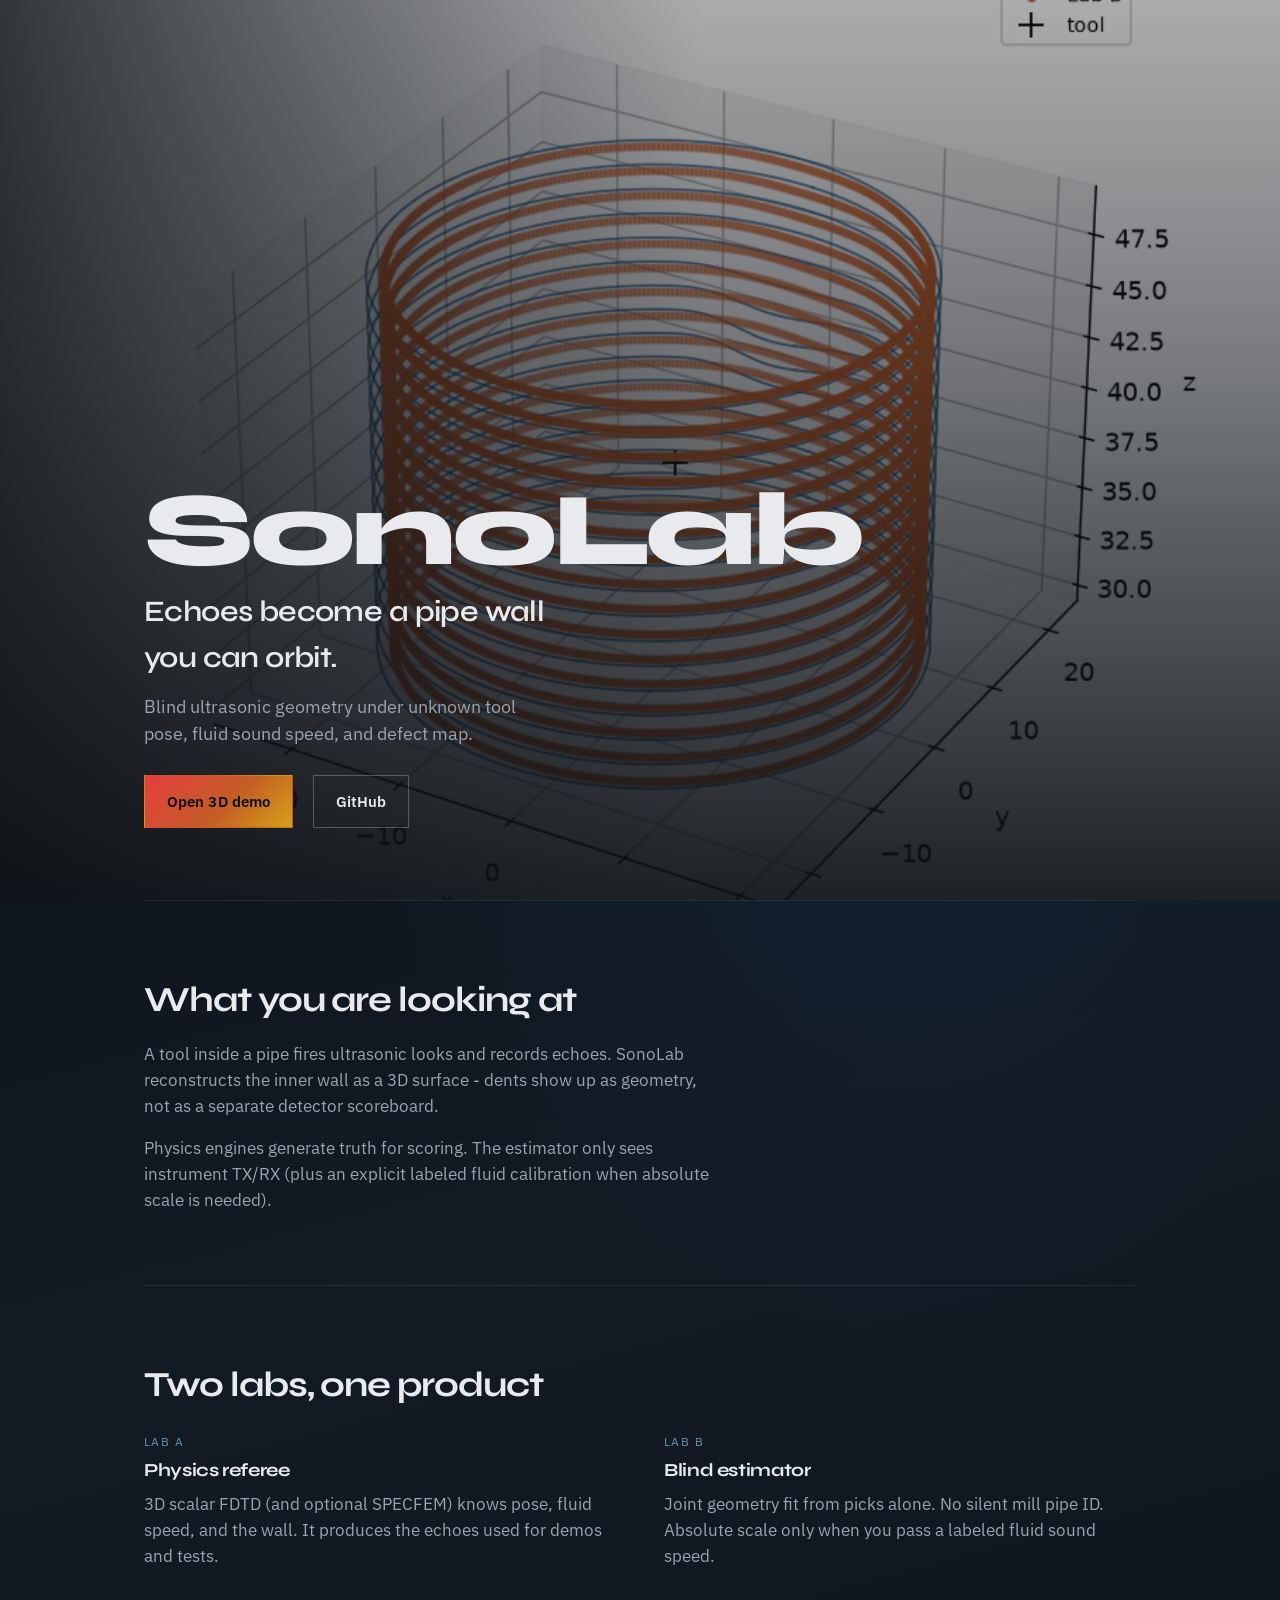
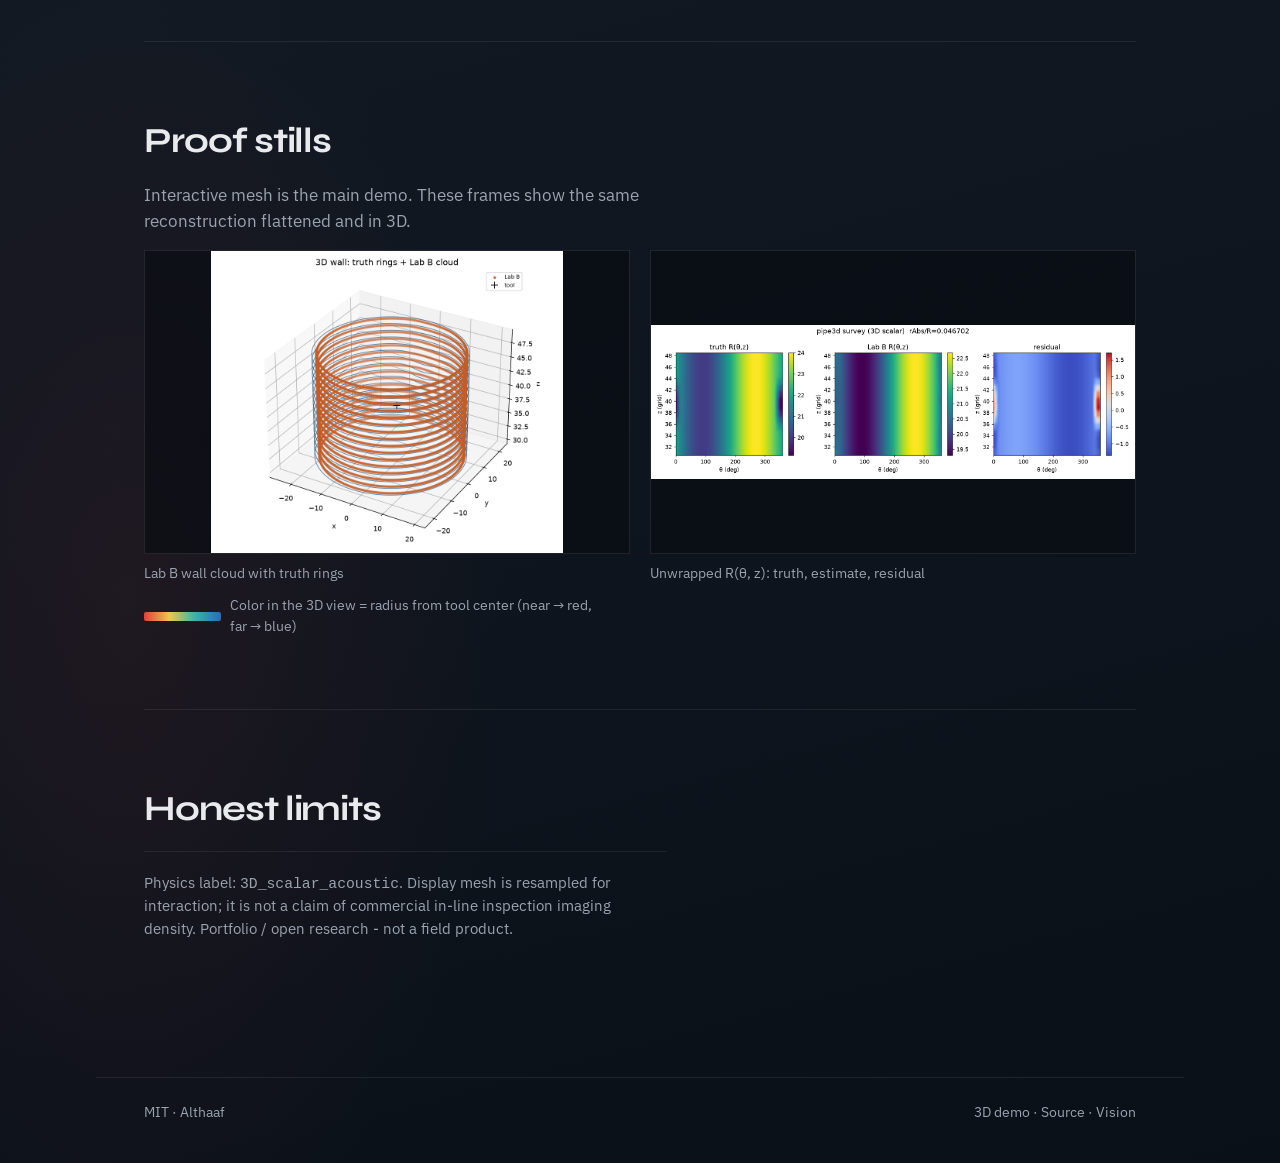
<file: docs/index.html>
<!DOCTYPE html>
<html lang="en">
<head>
  <meta charset="utf-8"/>
  <meta name="viewport" content="width=device-width, initial-scale=1"/>
  <title>SonoLab — echoes to 3D pipe wall</title>
  <meta name="description" content="Open research: reconstruct a dense 3D pipe inner wall from ultrasonic echoes under unknown pose and fluid sound speed."/>
  <meta property="og:title" content="SonoLab"/>
  <meta property="og:description" content="Echoes → 3D pipe wall. Interactive demo of blind ultrasonic geometry."/>
  <meta property="og:image" content="demo/block8/survey3d_cloud.png"/>
  <link rel="preconnect" href="https://fonts.googleapis.com"/>
  <link rel="preconnect" href="https://fonts.gstatic.com" crossorigin/>
  <link href="https://fonts.googleapis.com/css2?family=IBM+Plex+Sans:wght@400;500;600&family=Syne:wght@600;700;800&display=swap" rel="stylesheet"/>
  <link rel="stylesheet" href="styles/site.css"/>
</head>
<body>
  <header class="hero">
    <div class="hero-media" aria-hidden="true">
      <video autoplay muted loop playsinline poster="demo/block8/survey3d_cloud.png">
        <source src="demo/block8/orbit.mp4" type="video/mp4"/>
      </video>
      <img src="demo/block8/survey3d_cloud.png" alt="" hidden id="hero-fallback"/>
    </div>
    <div class="hero-shade"></div>
    <div class="hero-copy">
      <p class="brand">SonoLab</p>
      <h1 class="headline">Echoes become a pipe wall you can orbit.</h1>
      <p class="lede">
        Blind ultrasonic geometry under unknown tool pose, fluid sound speed, and defect map.
      </p>
      <div class="cta-row">
        <a class="cta cta-primary" href="demo/block8/survey3d_view.html">Open 3D demo</a>
        <a class="cta cta-ghost" href="https://github.com/althaafsn/sonolab">GitHub</a>
      </div>
    </div>
  </header>

  <main>
    <section class="section" id="story">
      <h2>What you are looking at</h2>
      <p>
        A tool inside a pipe fires ultrasonic looks and records echoes.
        SonoLab reconstructs the inner wall as a 3D surface - dents show up as geometry,
        not as a separate detector scoreboard.
      </p>
      <p>
        Physics engines generate truth for scoring.
        The estimator only sees instrument TX/RX (plus an explicit labeled fluid calibration when absolute scale is needed).
      </p>
    </section>

    <section class="section" id="labs">
      <h2>Two labs, one product</h2>
      <div class="split">
        <div>
          <span class="label">Lab A</span>
          <h3>Physics referee</h3>
          <p>
            3D scalar FDTD (and optional SPECFEM) knows pose, fluid speed, and the wall.
            It produces the echoes used for demos and tests.
          </p>
        </div>
        <div>
          <span class="label">Lab B</span>
          <h3>Blind estimator</h3>
          <p>
            Joint geometry fit from picks alone.
            No silent mill pipe ID.
            Absolute scale only when you pass a labeled fluid sound speed.
          </p>
        </div>
      </div>
    </section>

    <section class="section" id="proof">
      <h2>Proof stills</h2>
      <p>Interactive mesh is the main demo. These frames show the same reconstruction flattened and in 3D.</p>
      <div class="proof">
        <figure>
          <div class="frame">
            <img src="demo/block8/survey3d_cloud.png" alt="Reconstructed 3D pipe wall point cloud with truth rings"/>
          </div>
          <figcaption>Lab B wall cloud with truth rings</figcaption>
        </figure>
        <figure>
          <div class="frame">
            <img src="demo/block8/survey3d_Rmap.png" alt="Unwrapped R of theta and z maps for truth, estimate, and residual"/>
          </div>
          <figcaption>Unwrapped R(θ, z): truth, estimate, residual</figcaption>
        </figure>
      </div>
      <p class="swatch"><i aria-hidden="true"></i> Color in the 3D view = radius from tool center (near → red, far → blue)</p>
    </section>

    <section class="section" id="honesty">
      <h2>Honest limits</h2>
      <p class="honesty">
        Physics label: <code>3D_scalar_acoustic</code>.
        Display mesh is resampled for interaction; it is not a claim of commercial in-line inspection imaging density.
        Portfolio / open research - not a field product.
      </p>
    </section>
  </main>

  <footer>
    <span>MIT · Althaaf</span>
    <span>
      <a href="demo/block8/survey3d_view.html">3D demo</a>
      ·
      <a href="https://github.com/althaafsn/sonolab">Source</a>
      ·
      <a href="ECHO_TO_GEOMETRY_VISION.md">Vision</a>
    </span>
  </footer>

  <script>
    const v = document.querySelector(".hero-media video");
    const fallback = document.getElementById("hero-fallback");
    if (v) {
      v.addEventListener("error", () => {
        v.hidden = true;
        fallback.hidden = false;
      });
      v.play().catch(() => {
        v.hidden = true;
        fallback.hidden = false;
      });
    }
  </script>
</body>
</html>
</file>
<file: docs/styles/site.css>
:root {
  --bg: #0b0f14;
  --bg-mid: #121a24;
  --ink: #e8eaed;
  --muted: #9aa3af;
  --near: #e53e3e;
  --far: #2b6cb0;
  --mid: #38b2ac;
  --steel: #6a8fad;
  --font-display: "Syne", "Arial Narrow", sans-serif;
  --font-body: "IBM Plex Sans", "Segoe UI", sans-serif;
  --max: 68rem;
}

*,
*::before,
*::after {
  box-sizing: border-box;
}

html {
  scroll-behavior: smooth;
}

body {
  margin: 0;
  color: var(--ink);
  font-family: var(--font-body);
  font-size: 1.05rem;
  line-height: 1.55;
  background:
    radial-gradient(ellipse 90% 70% at 70% 10%, rgba(42, 90, 140, 0.28), transparent 55%),
    radial-gradient(ellipse 60% 50% at 10% 80%, rgba(229, 62, 62, 0.08), transparent 50%),
    linear-gradient(165deg, var(--bg) 0%, var(--bg-mid) 45%, #0a1018 100%);
  min-height: 100vh;
}

a {
  color: inherit;
}

img,
video {
  max-width: 100%;
  display: block;
}

/* —— Hero —— */
.hero {
  position: relative;
  min-height: 100vh;
  min-height: 100dvh;
  display: flex;
  align-items: flex-end;
  overflow: hidden;
}

.hero-media {
  position: absolute;
  inset: 0;
  z-index: 0;
}

.hero-media video,
.hero-media img {
  width: 100%;
  height: 100%;
  object-fit: cover;
  object-position: center;
  animation: ken 28s ease-in-out infinite alternate;
}

@keyframes ken {
  from {
    transform: scale(1);
    opacity: 0.88;
  }
  to {
    transform: scale(1.06);
    opacity: 1;
  }
}

.hero-shade {
  position: absolute;
  inset: 0;
  z-index: 1;
  background:
    linear-gradient(180deg, rgba(11, 15, 20, 0.35) 0%, rgba(11, 15, 20, 0.55) 40%, rgba(11, 15, 20, 0.92) 100%),
    linear-gradient(90deg, rgba(11, 15, 20, 0.75) 0%, transparent 55%);
  pointer-events: none;
}

.hero-copy {
  position: relative;
  z-index: 2;
  width: min(100%, var(--max));
  margin: 0 auto;
  padding: clamp(1.5rem, 4vw, 3rem);
  padding-bottom: clamp(2.5rem, 8vh, 5rem);
}

.brand {
  margin: 0 0 0.65rem;
  font-family: var(--font-display);
  font-weight: 800;
  font-size: clamp(3.2rem, 12vw, 6.5rem);
  line-height: 0.92;
  letter-spacing: -0.04em;
  opacity: 0;
  transform: translateY(18px);
  animation: rise 0.9s cubic-bezier(0.22, 1, 0.36, 1) 0.1s forwards;
}

.headline {
  margin: 0 0 0.75rem;
  font-family: var(--font-display);
  font-weight: 600;
  font-size: clamp(1.25rem, 3.2vw, 1.85rem);
  letter-spacing: -0.02em;
  max-width: 22ch;
  opacity: 0;
  transform: translateY(18px);
  animation: rise 0.9s cubic-bezier(0.22, 1, 0.36, 1) 0.22s forwards;
}

.lede {
  margin: 0 0 1.75rem;
  color: var(--muted);
  font-size: clamp(0.95rem, 2vw, 1.1rem);
  max-width: 36ch;
  opacity: 0;
  transform: translateY(18px);
  animation: rise 0.9s cubic-bezier(0.22, 1, 0.36, 1) 0.34s forwards;
}

.cta-row {
  display: flex;
  flex-wrap: wrap;
  gap: 0.85rem 1.25rem;
  align-items: center;
  opacity: 0;
  transform: translateY(18px);
  animation: rise 0.9s cubic-bezier(0.22, 1, 0.36, 1) 0.46s forwards;
}

@keyframes rise {
  to {
    opacity: 1;
    transform: translateY(0);
  }
}

.cta {
  display: inline-flex;
  align-items: center;
  gap: 0.4rem;
  padding: 0.85rem 1.35rem;
  text-decoration: none;
  font-weight: 600;
  font-size: 0.95rem;
  letter-spacing: 0.01em;
  border: 1px solid transparent;
  transition: transform 0.2s ease, border-color 0.2s ease, background 0.2s ease;
}

.cta-primary {
  background: linear-gradient(135deg, var(--near), #c45c26 55%, #d4a017);
  color: #0b0f14;
}

.cta-primary:hover {
  transform: translateY(-2px);
}

.cta-ghost {
  background: transparent;
  border-color: rgba(232, 234, 237, 0.28);
  color: var(--ink);
  position: relative;
}

.cta-ghost::after {
  content: "";
  position: absolute;
  left: 1.35rem;
  right: 1.35rem;
  bottom: 0.55rem;
  height: 1px;
  background: var(--steel);
  transform: scaleX(0);
  transform-origin: left;
  transition: transform 0.28s ease;
}

.cta-ghost:hover::after {
  transform: scaleX(1);
}

.cta-ghost:hover {
  border-color: rgba(106, 143, 173, 0.7);
}

/* —— Sections —— */
main {
  width: min(100%, var(--max));
  margin: 0 auto;
  padding: 0 clamp(1.5rem, 4vw, 3rem) 4rem;
}

.section {
  padding: clamp(3rem, 8vh, 5.5rem) 0;
  border-top: 1px solid rgba(232, 234, 237, 0.08);
}

.section h2 {
  margin: 0 0 0.85rem;
  font-family: var(--font-display);
  font-size: clamp(1.6rem, 3.5vw, 2.2rem);
  font-weight: 700;
  letter-spacing: -0.03em;
}

.section p {
  margin: 0 0 1rem;
  color: var(--muted);
  max-width: 58ch;
}

.section p:last-child {
  margin-bottom: 0;
}

.split {
  display: grid;
  gap: 1.5rem 3rem;
  grid-template-columns: 1fr;
}

@media (min-width: 760px) {
  .split {
    grid-template-columns: 1fr 1fr;
    align-items: start;
  }
}

.split h3 {
  margin: 0 0 0.4rem;
  font-family: var(--font-display);
  font-size: 1.15rem;
  font-weight: 700;
  letter-spacing: -0.02em;
}

.split .label {
  display: inline-block;
  margin-bottom: 0.35rem;
  font-size: 0.72rem;
  letter-spacing: 0.12em;
  text-transform: uppercase;
  color: var(--steel);
}

.proof {
  display: grid;
  gap: 1.25rem;
  grid-template-columns: 1fr;
}

@media (min-width: 700px) {
  .proof {
    grid-template-columns: 1fr 1fr;
    align-items: stretch;
  }
}

.proof figure {
  margin: 0;
  display: flex;
  flex-direction: column;
  min-width: 0;
}

.proof .frame {
  flex: 1 1 auto;
  display: flex;
  align-items: center;
  justify-content: center;
  min-height: clamp(12rem, 28vw, 18rem);
  aspect-ratio: 16 / 10;
  background: rgba(8, 12, 18, 0.65);
  border: 1px solid rgba(232, 234, 237, 0.1);
  overflow: hidden;
}

.proof img {
  width: 100%;
  height: 100%;
  object-fit: contain;
  object-position: center;
}

.proof figcaption {
  margin-top: 0.55rem;
  font-size: 0.85rem;
  color: var(--muted);
  min-height: 2.4em;
}

.honesty {
  padding: 1.25rem 0 0;
  border-top: 1px solid rgba(232, 234, 237, 0.08);
  font-size: 0.92rem;
  color: var(--muted);
  max-width: 52ch;
}

.swatch {
  display: inline-flex;
  align-items: center;
  gap: 0.55rem;
  margin-top: 0.75rem;
  font-size: 0.85rem;
  color: var(--muted);
}

.swatch i {
  display: inline-block;
  width: 5.5rem;
  height: 0.55rem;
  border-radius: 2px;
  background: linear-gradient(90deg, var(--near), #ecc94b, var(--mid), var(--far));
}

footer {
  width: min(100%, var(--max));
  margin: 0 auto;
  padding: 1.5rem clamp(1.5rem, 4vw, 3rem) 2.5rem;
  border-top: 1px solid rgba(232, 234, 237, 0.08);
  display: flex;
  flex-wrap: wrap;
  gap: 0.75rem 1.5rem;
  justify-content: space-between;
  color: var(--muted);
  font-size: 0.88rem;
}

footer a {
  text-decoration: none;
  border-bottom: 1px solid transparent;
  transition: border-color 0.2s ease, color 0.2s ease;
}

footer a:hover {
  color: var(--ink);
  border-bottom-color: var(--steel);
}

@media (prefers-reduced-motion: reduce) {
  .brand,
  .headline,
  .lede,
  .cta-row,
  .hero-media video,
  .hero-media img {
    animation: none !important;
    opacity: 1 !important;
    transform: none !important;
  }
}
</file>
